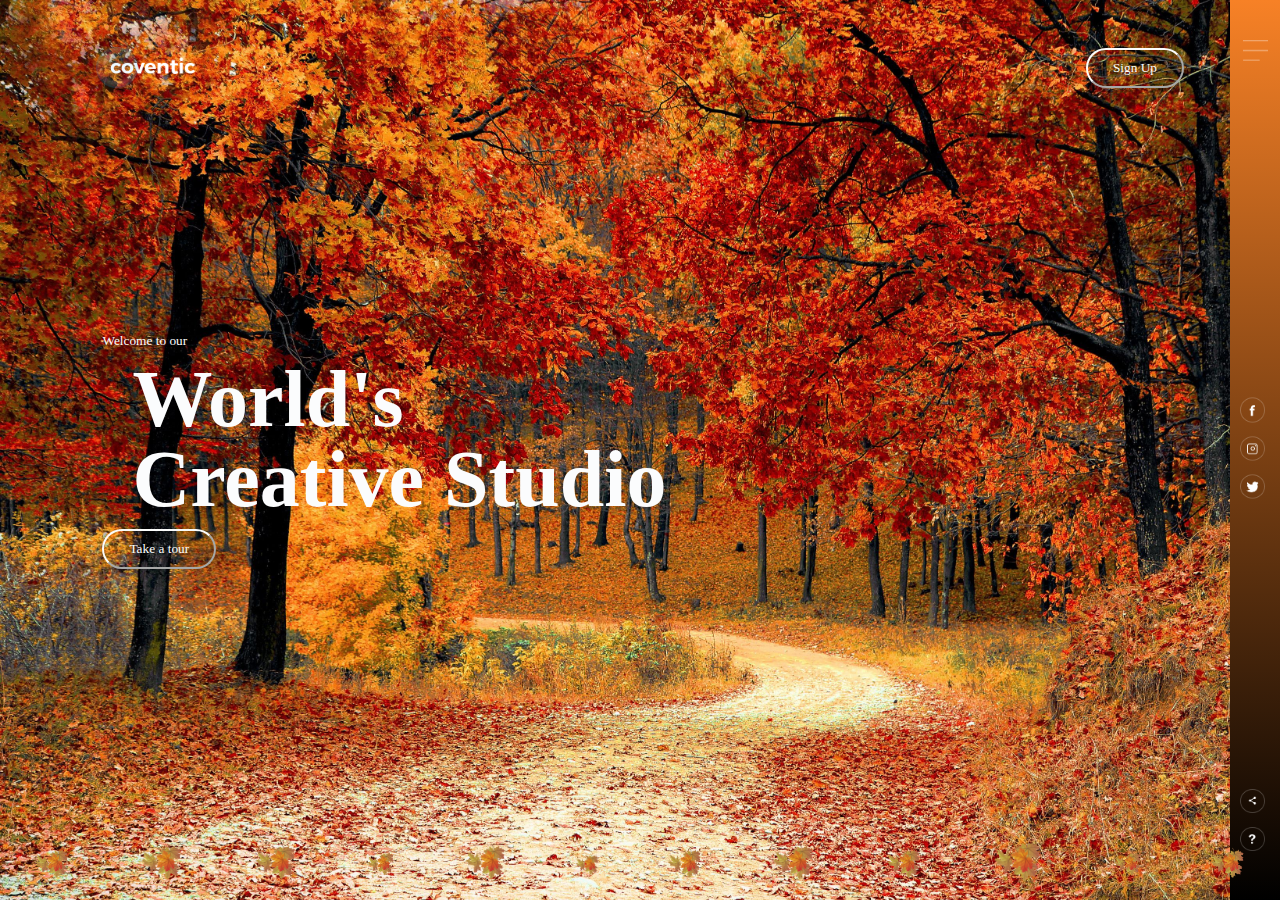
<file: autumn-animated-webpage/index.html>
<!DOCTYPE html>
<html lang="en">

<head>
    <meta charset="UTF-8">
    <meta http-equiv="X-UA-Compatible" content="IE=edge">
    <meta name="viewport" content="width=A, initial-scale=1.0">
    <title>Animated Website</title>
    <link rel="stylesheet" href="animation.css">
</head>

<body>
    <div class="hero">
        <div class="navbar">
            <img src="img/logo.png" class="logo">
            <a href="form.html" > <button type="button>">Sign Up</button> </a>
        </div>
        <div class="content">
            <small>Welcome to our</small>
            <h1>World's<br> Creative Studio</h1>
            <button type="button">Take a tour</button>
        </div>
        <div class="side-bar">
            <img src="img/menu.png" class="menu">


            <div class="social-link">
                <a href="https://www.facebook.com">
                    <img src="img/fb.png">
                </a>

                <a href="https://www.instagram.com">
                    <img src="img/ig.png">
                </a>

                <a href="https://www.twitter.com">
                    <img src="img/tw.png">
                </a>
            </div>


            <div class="useful-link">

                <a href="https://www.share.com">
                    <img src="img/share.png">
                </a>

                <a href="https://www.facebook.com">
                    <img src="img/info.png">
                </a>
            </div>


        </div>
        <div class="bubbles">

            <img src="img/leaf.png">
            <img src="img/leaf.png">
            <img src="img/leaf.png">
            <img src="img/leaf.png">
            <img src="img/leaf.png">
            <img src="img/leaf.png">
            <img src="img/leaf.png">
            <img src="img/leaf.png">
            <img src="img/leaf.png">
            <img src="img/leaf.png">
            <img src="img/leaf.png">
            <img src="img/leaf.png">

        </div>

    </div>
</body>

</html>
</file>
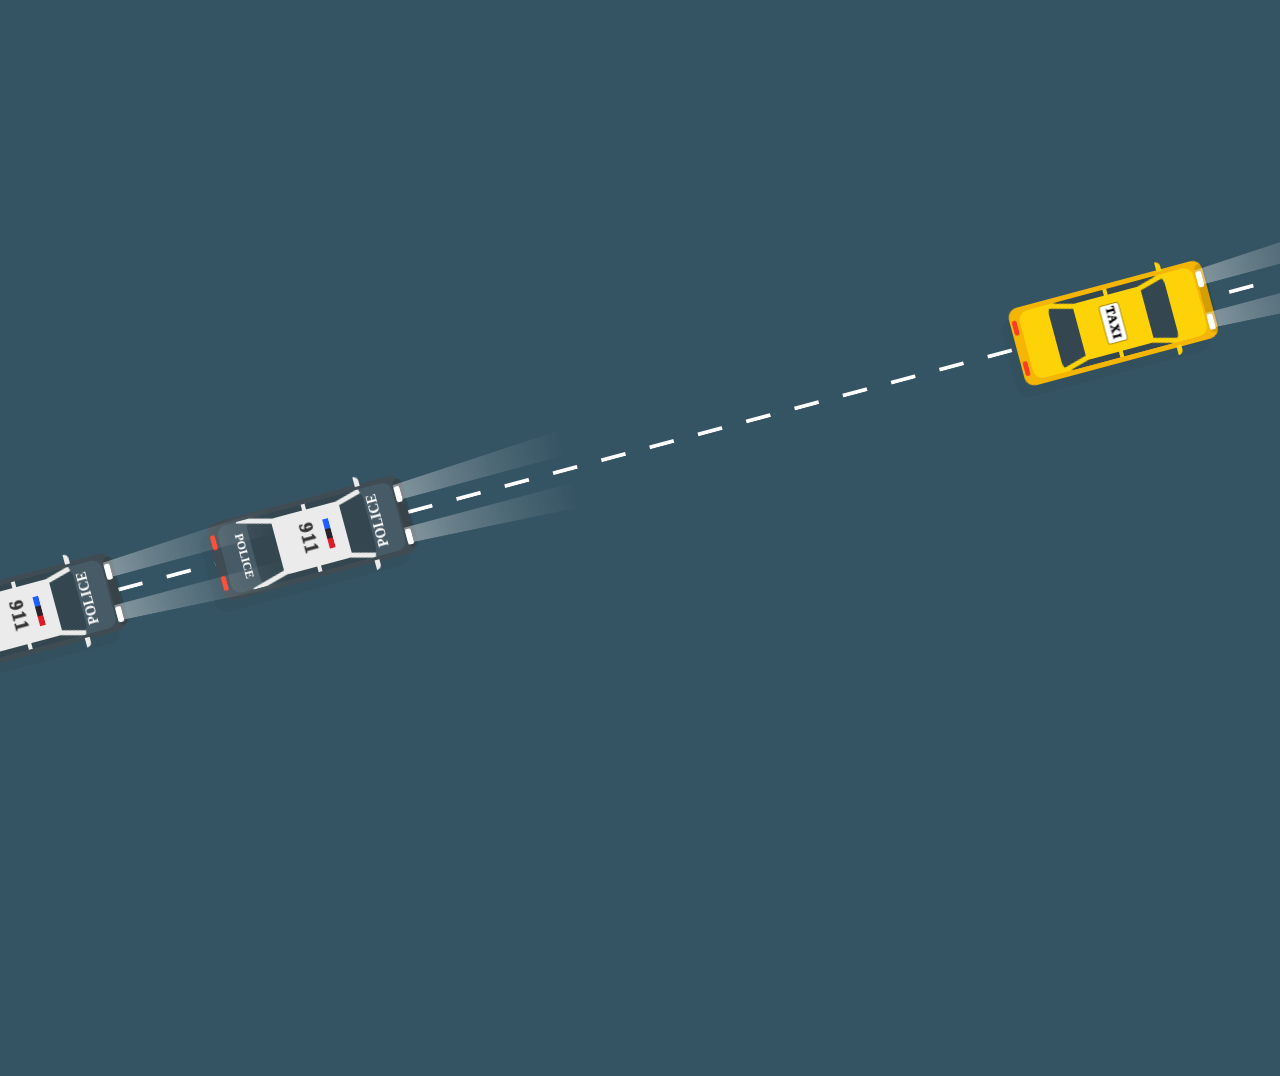
<file: car-race-animated/index.html>
<!DOCTYPE html>
<html lang="en">
<head>
    <meta charset="UTF-8">
    <meta http-equiv="X-UA-Compatible" content="IE=edge">
    <meta name="viewport" content="width=device-width, initial-scale=1.0">
    <title>Police vs Taxi Animation Effects</title>
    <link rel="stylesheet" type="text/css" href="style.css">
</head>
<body>
    <div class="road">
        <div class="police">
            <div class="light_beam"></div>
            <h4>Police</h4>
            <h3>Police</h3>
            <div class="side_mirror"></div>
            <span>
                <b></b>
                <i></i>
            </span>
        </div>
        
        <div class="police">
             <div class="light_beam"></div>
            <h4>Police</h4>
            <h3>Police</h3>
            <div class="side_mirror"></div>
            <span>
                <b></b>
                <i></i>
            </span>
        </div>
        <div class="taxi">
            <div class="light_beam"></div>
            <h4></h4>
            <h3></h3>
            <div class="side_mirror"></div>
            <span>
                <b></b>
                <i></i>
            </span>
        </div>
    </div>
    
</body>
</html>
</file>
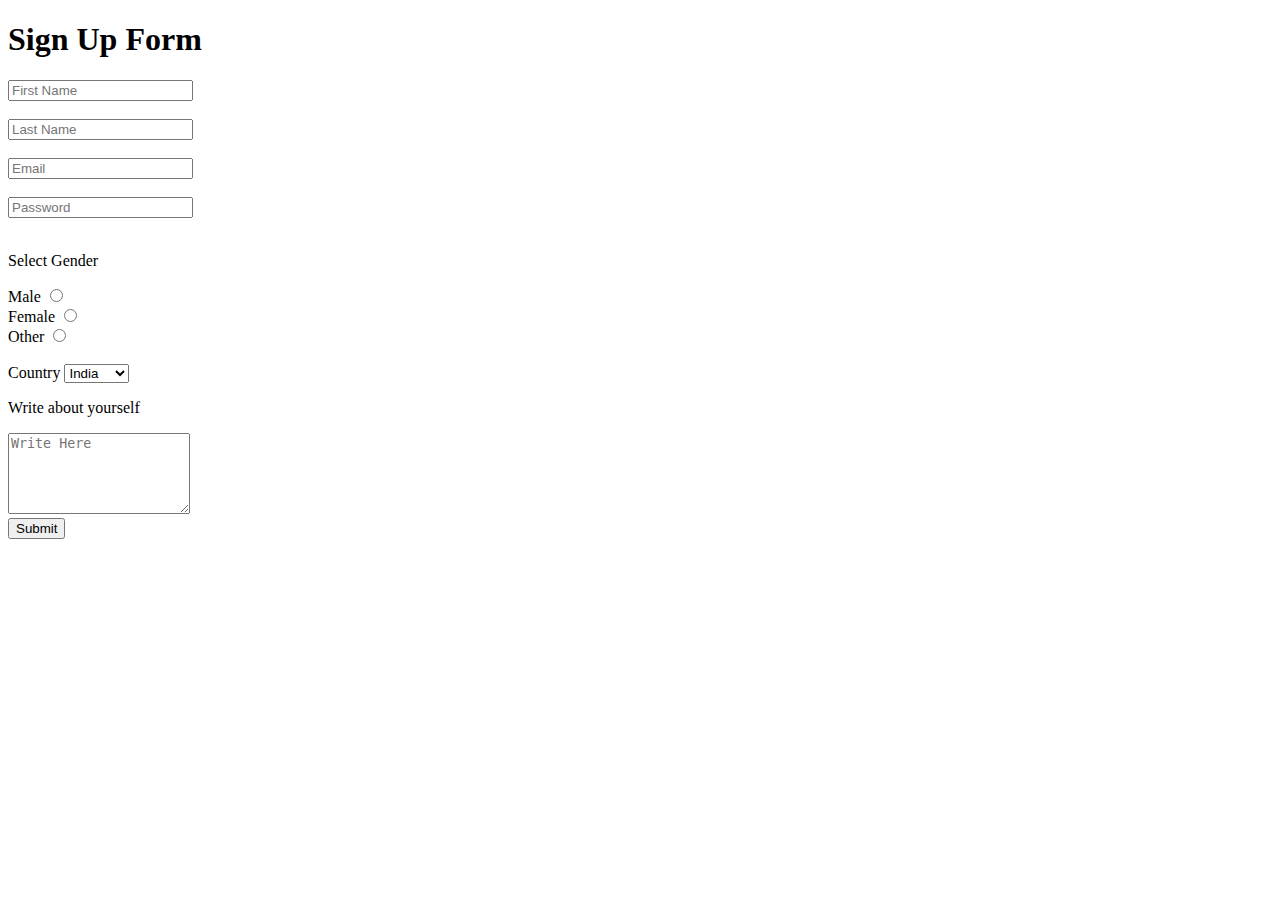
<file: form-practice/index.html>
<!DOCTYPE html>
<html lang="en">

<head>
    <meta charset="UTF-8">
    <meta name="viewport" content="width=device-width, initial-scale=1.0">
    <title>Exercise 3 soln</title>

</head>

<body>
    <h1>Sign Up Form</h1>
    <form>
        <input type="text" placeholder="First Name"> <br><br>
        <input type="text" placeholder="Last Name"> <br><br>
        <input type="email" placeholder="Email"> <br><br>
        <input type="password" placeholder="Password"> <br><br>

        <p>Select Gender</p>

        <label for="gender">Male</label>
        <input type="radio" id="Male" name="gender"> <br>

        <label for="gender">Female</label>
        <input type="radio" id="Female" name="gender"> <br>

        <label for="gender">Other</label>
        <input type="radio" id="Other" name="gender"> <br> <br>

        <label for="Country">Country</label>
        <select id="Country">
            <option value="India">India</option>
            <option value="Nepal">Nepal</option>
            <option value="Bhutan">Bhutan</option>
        </select><br>

        <p>Write about yourself</p>
        <textarea name="" id="" cols="20" rows="5" placeholder="Write Here"></textarea><br>
        <input type="submit" value="Submit">
    </form>
</body>

</html>
</file>
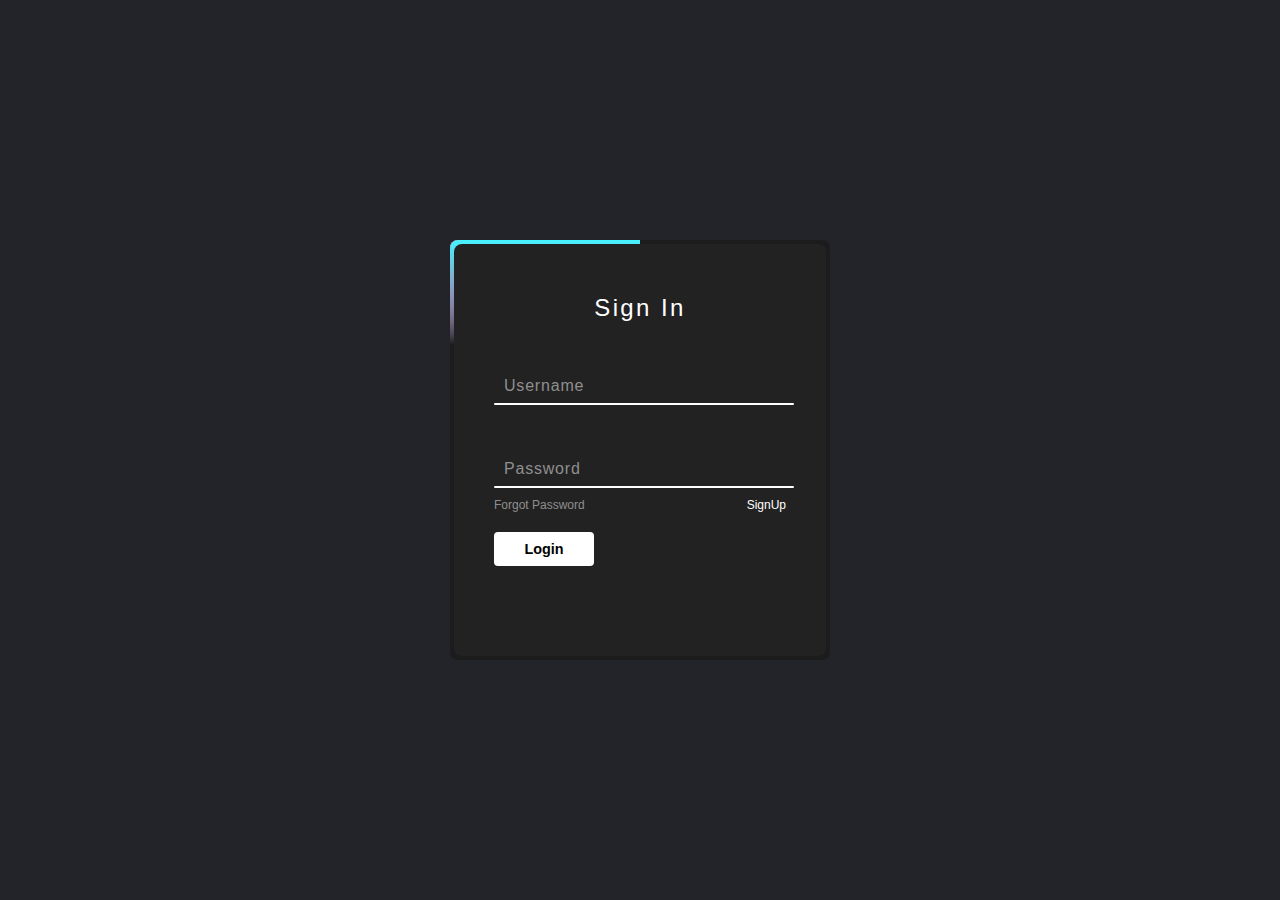
<file: login-form-animated/index.html>
<!DOCTYPE html>
<html lang="en">
<head>
    <meta charset="UTF-8">
    <meta http-equiv="X-UA-Compatible" content="IE=edge">
    <meta name="viewport" content="width=device-width, initial-scale=1.0">
    <title>Animated login form</title>
    <link rel="stylesheet" href="style.css">
</head>
<body>
    <div class="box">
        <span class="borderline"></span>
        <form>
            <h2>Sign In</h2>
            <div class="inputBox">
                <input type="text" required="required">
                <span>Username</span>
                <i></i>
            </div>
            <div class="inputBox">
                <input type="password" required="required">
                <span>Password</span>
                <i></i>
            </div>
            <div class="links">
                <a href="#">Forgot Password</a>
                <a href="#">SignUp</a>
            </div>
            <input type="submit" value="Login">
        </form>
    </div>
    
</body>
</html>
</file>
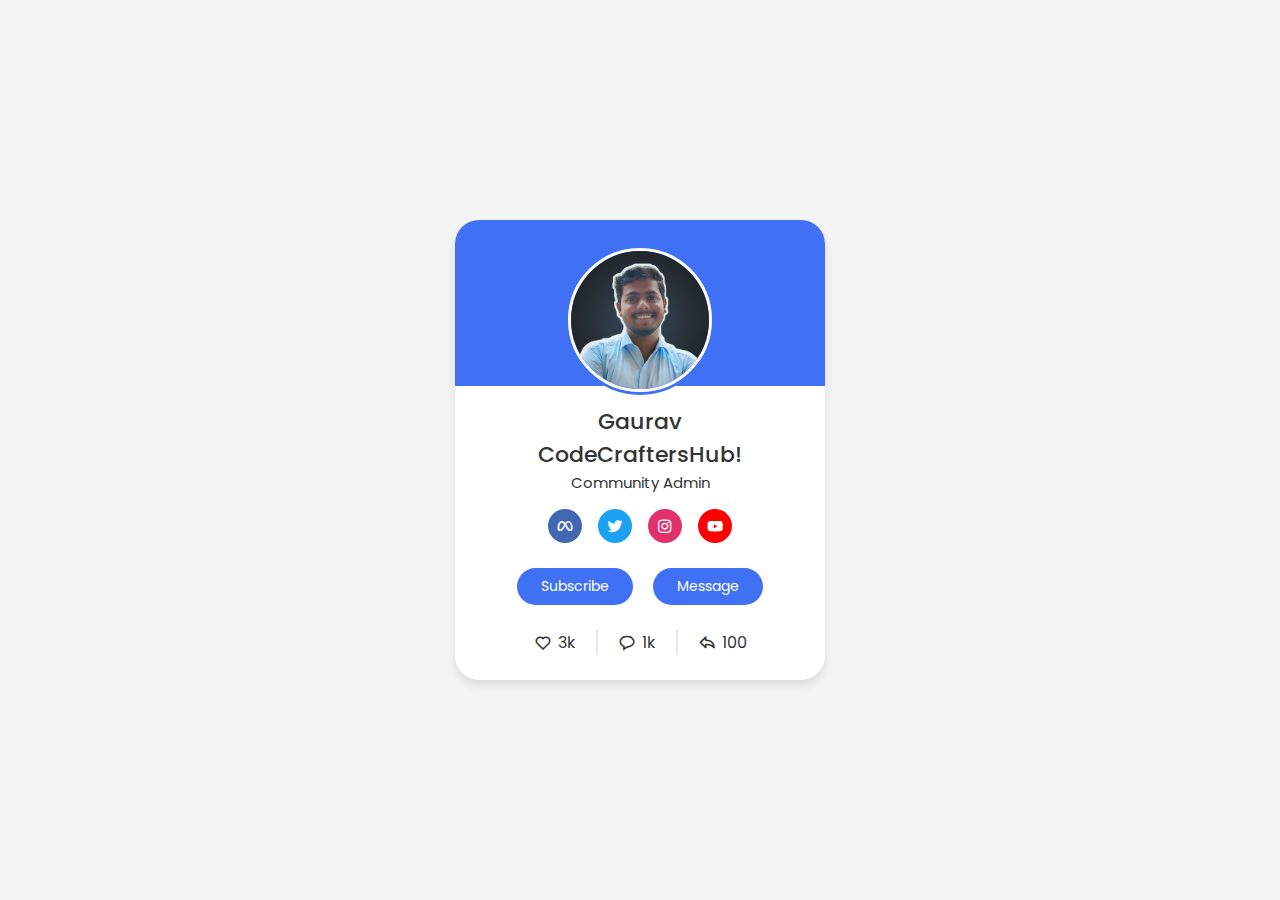
<file: profile-card/index.html>
<!DOCTYPE html>
<html lang="en">

<head>
    <meta charset="UTF-8">
    <meta http-equiv="X-UA-Compatible" content="IE-edge" />
    <meta name="viewport" content="width=device-width, initial-scale=1.0">
    <title><profile-card></profile-card></title>

    <link rel="stylesheet" href="./style/style.css">

    <link href='https://unpkg.com/boxicons@2.1.4/css/boxicons.min.css' rel='stylesheet'>

</head>

<body>
    <div class="profile-card">
        <div class="image">
            <img src="./asset/1A.jpg" class=profile-picture alt="">
        </div>
        <div class="text-data">
            <span class="name">Gaurav</span>
            <span class="name">CodeCraftersHub!</span>
            <span class="job">Community Admin</span>
        </div>

        <div class="media-button">
            <a href="#" style="background: #4267b2;" class="link">
                <i class='bx bxl-meta'></i>
            </a>
            <a href="#" style="background: #1da1f2;" class="link">
                <i class='bx bxl-twitter'></i>
            </a>
            <a href="#" style="background: #e1306c;" class="link">
                <i class='bx bxl-instagram'></i>
            </a>
            <a href="#" style="background: #ff0000;" class="link">
                <i class='bx bxl-youtube'></i>
            </a>
        </div>

        <div class="buttons">
            <button class="button">Subscribe</button>
            <button class="button">Message</button>
        </div>

        <div class="analytics">
            <div class="data">
                <i class='bx bx-heart' ></i>
                <span class="number">3k</span>
            </div>
            <div class="data">
                <i class='bx bx-message-rounded' ></i>
                <span class="number">1k</span>
            </div>
            <div class="data">
                <i class='bx bx-share' ></i>
                <span class="number">100</span>
            </div>
        </div>
    </div>
</body>

</html>
</file>
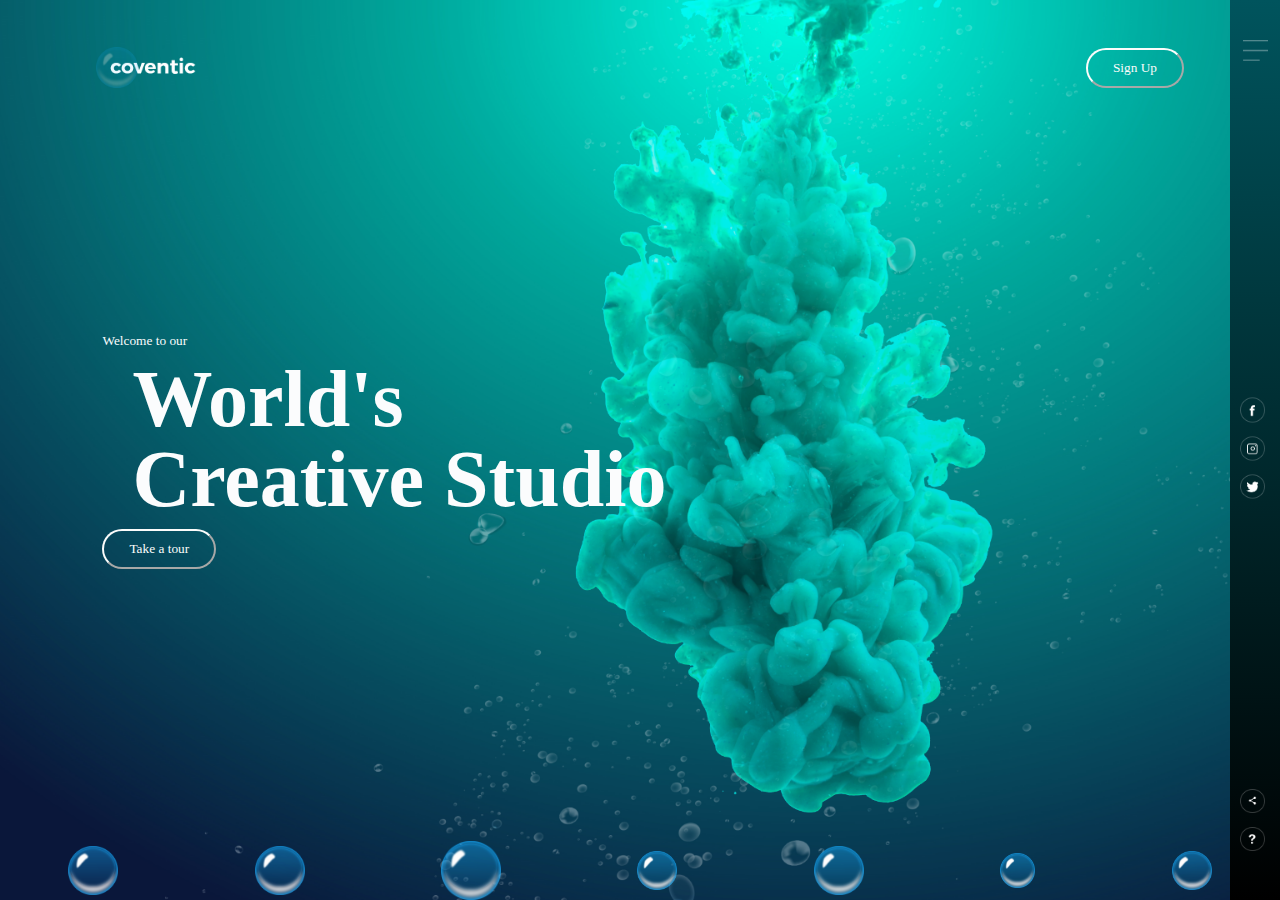
<file: studio-webpage-animated/index.html>
<!DOCTYPE html>
<html lang="en">

<head>
    <meta charset="UTF-8">
    <meta http-equiv="X-UA-Compatible" content="IE=edge">
    <meta name="viewport" content="width=A, initial-scale=1.0">
    <title>Animated Website</title>
    <link rel="stylesheet" href="animation.css">
 </head>

<body>
    <div class="hero">
        <div class="navbar">
            <img src="img/logo.png" class="logo">
            <button type="button>">Sign Up</button>
        </div>
        <div class="content">
            <small>Welcome to our</small>
            <h1>World's<br> Creative Studio</h1>
            <button type="button">Take a tour</button>
        </div>
        <div class="side-bar">
            <img src="img/menu.png" class="menu">


            <div class="social-link">
                <img src="img/fb.png">
                <img src="img/ig.png">
                <img src="img/tw.png">
            </div>


            <div class="useful-link">
                <img src="img/share.png">
                <img src="img/info.png">
            </div>


        </div>
        <div class="bubbles">
            <img src="img/bubble.png">
            <img src="img/bubble.png">
            <img src="img/bubble.png">
            <img src="img/bubble.png">
            <img src="img/bubble.png">
            <img src="img/bubble.png">
            <img src="img/bubble.png">
        </div>

    </div>
</body>

</html>
</file>
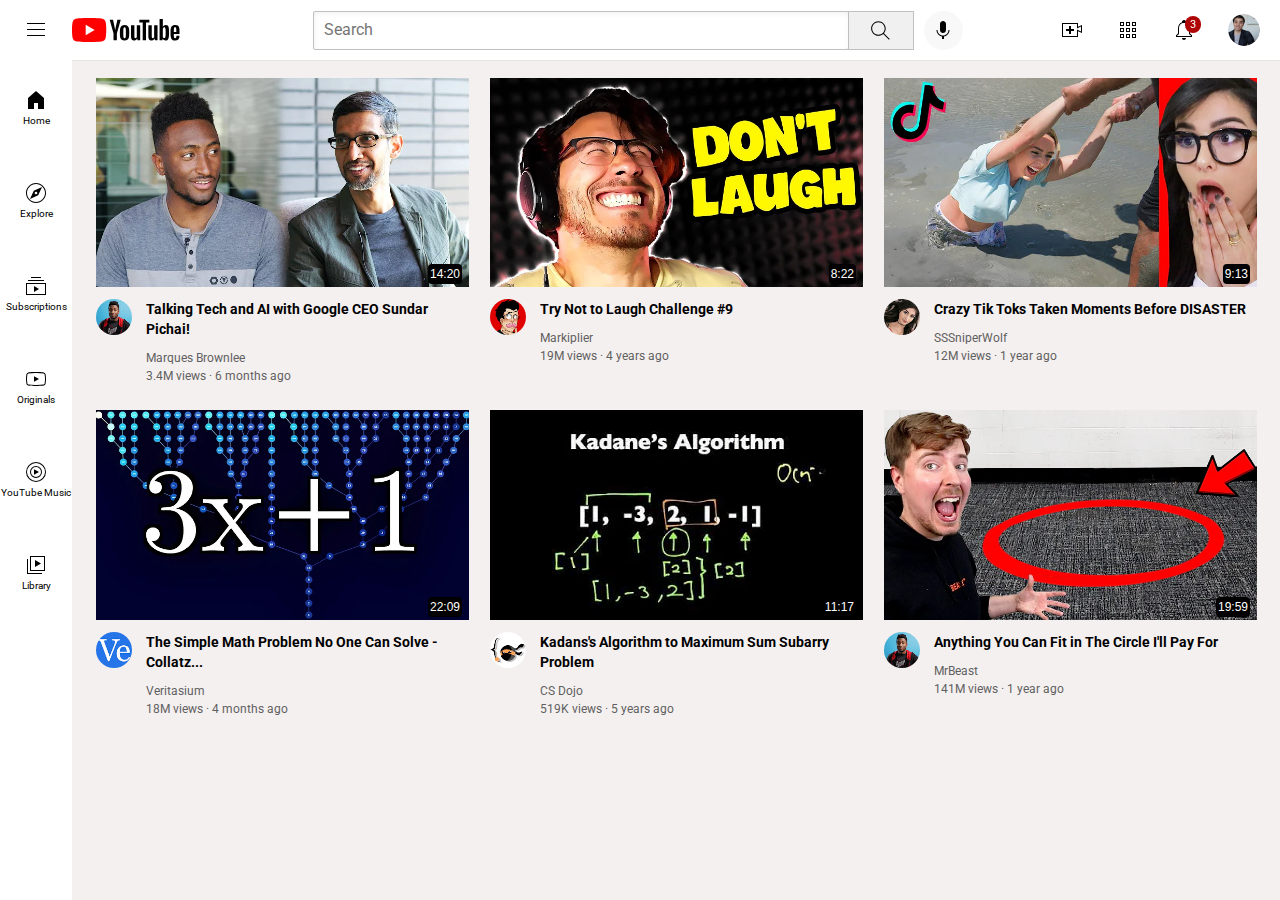
<file: youtube-clone-html-css/index.html>
<!DOCTYPE html>
<html lang="en">

<head>
  <meta charset="UTF-8">
  <meta http-equiv="X-UA-Compatible" content="IE=edge">
  <meta name="viewport" content="width=device-width, initial-scale=1.0">

  <title>YouTube.com Clone</title>

  <link rel="preconnect" href="https://fonts.googleapis.com">
  <link rel="preconnect" href="https://fonts.gstatic.com" crossorigin>
  <link rel="stylesheet" href="https://fonts.googleapis.com/css2?family=Roboto:wght@400;500;700&display=swap">

  <link rel="stylesheet" href="styles/style.css">
  <link rel="stylesheet" href="styles/header.css">
  <link rel="stylesheet" href="styles/sidebar.css">

</head>

<body>

  <!-- Header -->
  <header class="header">

    <div class="left-section">
      <img class="hamburger-menu" src="icons/hamburger-menu.svg">
      <img class="youtube-logo" src="icons/youtube-logo.svg">
    </div>

    <div class="middle-section"><input class="search-bar" type="text" placeholder="Search">

      <button class="search-button">
        <img class="search-icon" src="icons/search.svg">
        <div class="tooltip">Search</div>
      </button>

      <button class="voice-search-button">
        <img class="voice-search-icon" src="icons/voice-search-icon.svg">
        <div class="tooltip">Search With Your Voice</div>
      </button>
    </div>

    <div class="right-section">

      <div class="uplode-icon-container">
        <img class="upload-icon" src="icons/upload.svg">
        <div class="tooltip">Create</div>
      </div>

      <div class="youtube-apps-icon-container">
        <img class="youtube-apps-icon" src="icons/youtube-apps.svg">
        <div class="tooltip">Apps</div>
      </div>

      <div class="notifications-icon-container">
        <img class="notification-icon" src="icons/notifications.svg">
        <div class="notifications-count">3</div>
        <div class="tooltip">Notification</div>
      </div>

      <img class="current-user-picture" src="logo/my-channel.jpeg">

    </div>

  </header>

  <!-- sidebar -->
  <nav class="sidebar">

    <div class="sidebar-link">
      <img src="icons/home.svg">
      <div>Home</div>
    </div>

    <div class="sidebar-link">
      <img src="icons/explore.svg">
      <div>Explore</div>
    </div>

    <div class="sidebar-link">
      <img src="icons/subscriptions.svg">
      <div>Subscriptions</div>
    </div>

    <div class="sidebar-link">
      <img src="icons/originals.svg">
      <div>Originals</div>
    </div>

    <div class="sidebar-link">
      <img src="icons/youtube-music.svg">
      <div>YouTube Music</div>
    </div>

    <div class="sidebar-link">
      <img src="icons/library.svg">
      <div>Library</div>
    </div>

  </nav>

  <!-- Video Grid -->
  <main>
    <div class="video-grid">
      <!-- Break 1-->

      <div class="video-preview">
        <div class="thumbnail-row">
          <a href="https://youtu.be/n2RNcPRtAiY"><img class="thumbnail" src="thumbnail/thumbnail-1.webp">
          </a>
          <div class="video-time">14:20</div>
        </div>
        <div class="video-info-grid">
          <div class="video-logo">
            <img class="profile-picture" src="logo/channel-1.jpeg">
          </div>
          <div class="video-info">
            <a href="https://youtu.be/n2RNcPRtAiY" class="link">
              <p class="video-title">
                Talking Tech and AI with Google CEO Sundar Pichai!
              </p>
            </a>
            <p class="video-author">
              Marques Brownlee
            </p>
            <p class="video-stats">
              3.4M views &#183; 6 months ago
            </p>
          </div>
        </div>
      </div>

      <!-- Break 2-->

      <div class="video-preview">
        <div class="thumbnail-row">

          <a href="https://youtu.be/mP0RAo9SKZk"><img class="thumbnail" src="thumbnail/thumbnail-2.webp">
          </a>
          <div class="video-time">8:22</div>
        </div>
        <div class="video-info-grid">
          <div class="video-logo">
            <img class="profile-picture" src="logo/channel-2.jpeg">
          </div>
          <div class="video-info">
            <a href="https://youtu.be/mP0RAo9SKZk" class="link">
              <p class="video-title">
                Try Not to Laugh Challenge #9
              </p>
            </a>
            <p class="video-author">
              Markiplier
            </p>
            <p class="video-stats">
              19M views &#183; 4 years ago
            </p>
          </div>
        </div>
      </div>

      <!-- Break 3-->

      <div class="video-preview">
        <div class="thumbnail-row">
          <a href="https://youtu.be/FgjPQQeTh1w"><img class="thumbnail" src="thumbnail/thumbnail-3.webp"></a>
          <div class="video-time">9:13</div>
        </div>
        <div class="video-info-grid">
          <div class="video-logo">
            <img class="profile-picture" src="logo/channel-3.jpeg">
          </div>
          <div class="video-info">
            <a href="https://youtu.be/FgjPQQeTh1w" class="link">
              <p class="video-title">
                Crazy Tik Toks Taken Moments Before DISASTER
              </p>
            </a>
            <p class="video-author">
              SSSniperWolf
            </p>
            <p class="video-stats">
              12M views &#183; 1 year ago
            </p>
          </div>
        </div>
      </div>

      <!-- Break 4-->

      <div class="video-preview">
        <div class="thumbnail-row">
          <a href="https://youtu.be/094y1Z2wpJg"><img class="thumbnail" src="thumbnail/thumbnail-4.webp">
          </a>
          <div class="video-time">22:09</div>
        </div>
        <div class="video-info-grid">
          <div class="video-logo">
            <img class="profile-picture" src="logo/channel-4.jpeg">
          </div>
          <div class="video-info">
            <a href="https://youtu.be/094y1Z2wpJg" class="link">
              <p class="video-title">
                The Simple Math Problem No One Can Solve -Collatz...
              </p>
            </a>
            <p class="video-author">
              Veritasium
            </p>
            <p class="video-stats">
              18M views &#183; 4 months ago
            </p>
          </div>
        </div>
      </div>

      <!-- Break 5-->

      <div class="video-preview">
        <div class="thumbnail-row">
          <a href="https://youtu.be/86CQq3pKSUw"><img class="thumbnail" src="thumbnail/thumbnail-5.webp">
          </a>
          <div class="video-time">11:17</div>
        </div>
        <div class="video-info-grid">
          <div class="video-logo">
            <img class="profile-picture" src="logo/channel-5.jpeg">
          </div>
          <div class="video-info">
            <a href="https://youtu.be/86CQq3pKSUw" class="link">
              <p class="video-title">
                Kadans's Algorithm to Maximum Sum Subarry Problem
              </p>
            </a>
            <p class="video-author">
              CS Dojo
            </p>
            <p class="video-stats">
              519K views &#183; 5 years ago
            </p>
          </div>
        </div>
      </div>

      <!-- Break 6-->

      <div class="video-preview">
        <div class="thumbnail-row">
          <a href="https://youtu.be/yXWw0_UfSFg"><img class="thumbnail" src="thumbnail/thumbnail-6.webp">
          </a>
          <div class="video-time">19:59</div>
        </div>
        <div class="video-info-grid">
          <div class="video-logo">
            <img class="profile-picture" src="logo/channel-1.jpeg">
          </div>
          <div class="video-info">
            <a href="https://youtu.be/yXWw0_UfSFg" class="link">
              <p class="video-title">
                Anything You Can Fit in The Circle I'll Pay For
              </p>
            </a>
            <p class="video-author">
              MrBeast
            </p>
            <p class="video-stats">
              141M views &#183; 1 year ago
            </p>
          </div>
        </div>
      </div>

    </div>
  </main>

</body>

</html>
</file>
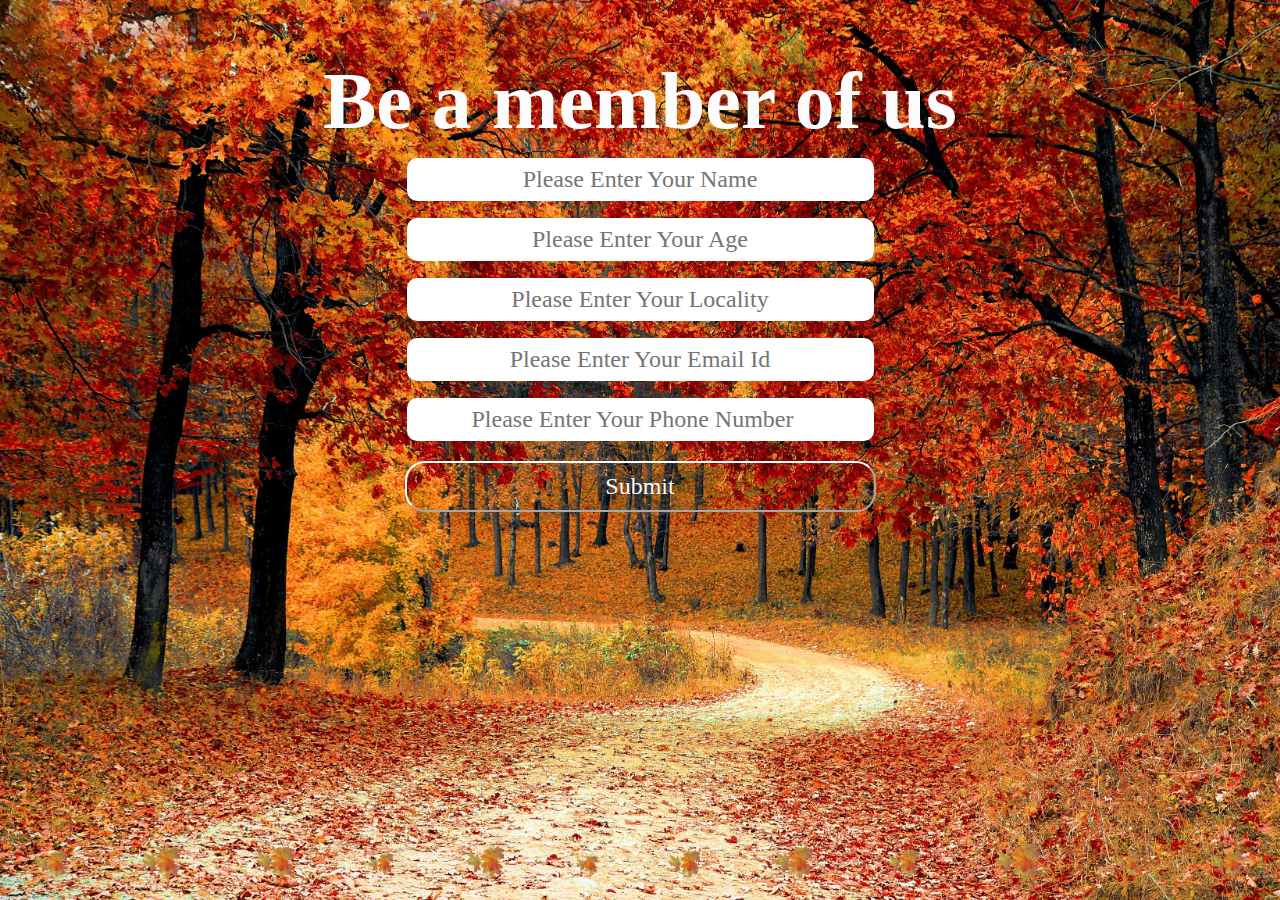
<file: autumn-animated-webpage/form.html>
<!DOCTYPE html>
<html lang="en">

<head>
    <meta charset="UTF-8">
    <meta http-equiv="X-UA-Compatible" content="IE=edge">
    <meta name="viewport" content="width=device-width, initial-scale=1.0">
    <title>SignUp</title>
    <link rel="stylesheet" href="animation.css">
</head>

<body>
    
    <div class="gaurav">
        <div class="container">
            
            <h1>Be a member of us</h1>
            <form action="no action.php">
                <div class="form-group">
                    <input type="text" name="" Placeholder="Please Enter Your Name">
                </div>

                <div class="form-group">
                    <input type="text" name="" Placeholder="Please Enter Your Age">
                </div>
                
                
                
                <div class="form-group">
                    <input type="text" name="" Placeholder="Please Enter Your Locality">
                </div>
                
                
                <div class="form-group">
                    <input type="email" name="" Placeholder="Please Enter Your Email Id">
                </div>
                
                
                <div class="form-group">
                    <input type="number" name="" Placeholder="Please Enter Your Phone Number">
                </div>
                
                <!-- <div class="sagar">
                    Gender: Male<input type="radio" name="mygender" checked>
                    Female<input type="radio" name="mygender">
                </div> -->
                
                <button class="btn">Submit</button>
            </form>
        </div>
    </div>




    <div class="bubbles">
    
        <img src="img/leaf.png">
        <img src="img/leaf.png">
        <img src="img/leaf.png">
        <img src="img/leaf.png">
        <img src="img/leaf.png">
        <img src="img/leaf.png">
        <img src="img/leaf.png">
        <img src="img/leaf.png">
        <img src="img/leaf.png">
        <img src="img/leaf.png">
        <img src="img/leaf.png">
        <img src="img/leaf.png">
    
    </div>
</body>

</html>
</file>
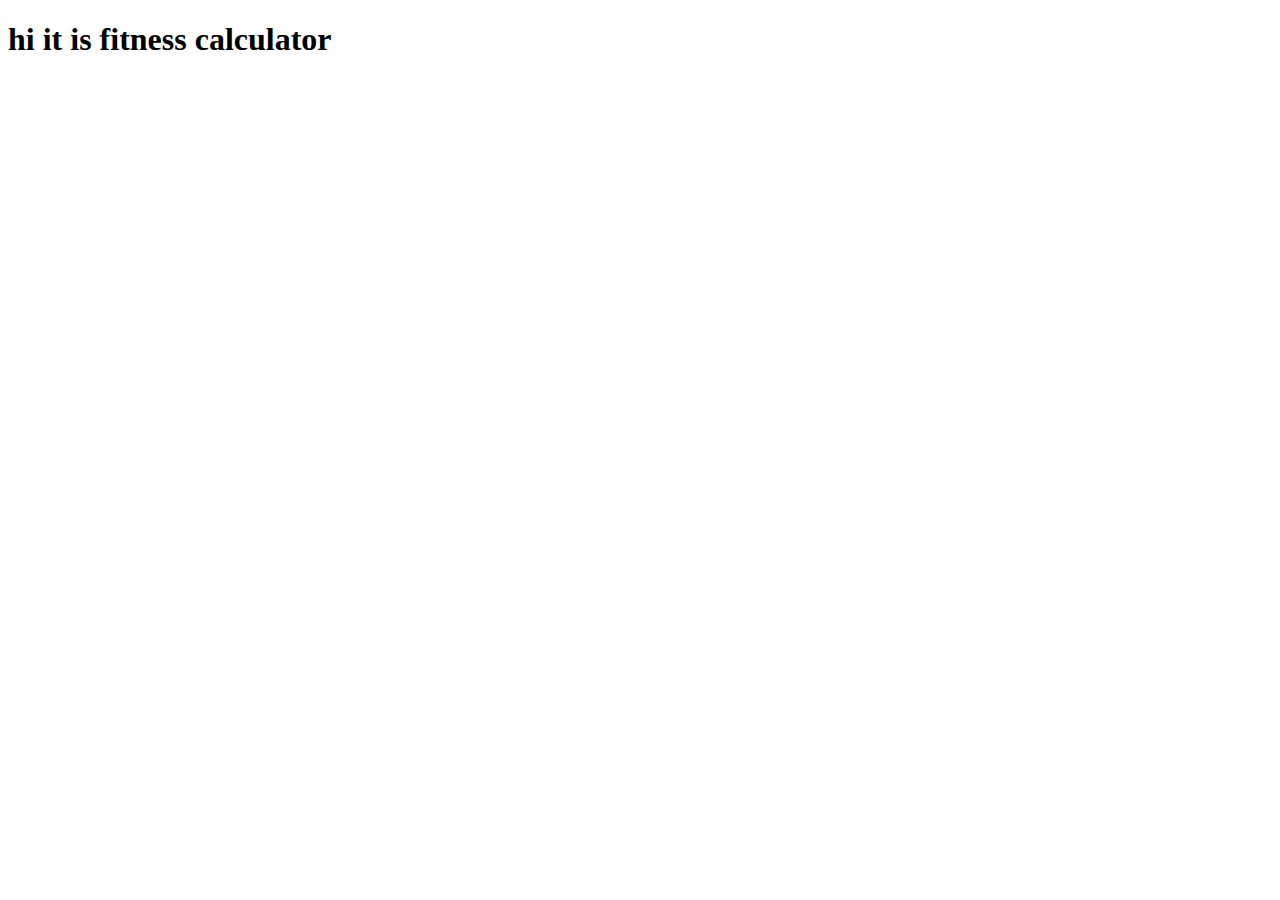
<file: gym-contact-form/Fitness calculator.html>
<!DOCTYPE html>
<html lang="en">
<head>
    <meta charset="UTF-8">
    <meta http-equiv="X-UA-Compatible" content="IE=edge">
    <meta name="viewport" content="width=device-width, initial-scale=1.0">
    <title>Fitness Calculator</title>
</head>
<body>
    <h1> hi it is fitness calculator</h1>
</body>
</html>
</file>
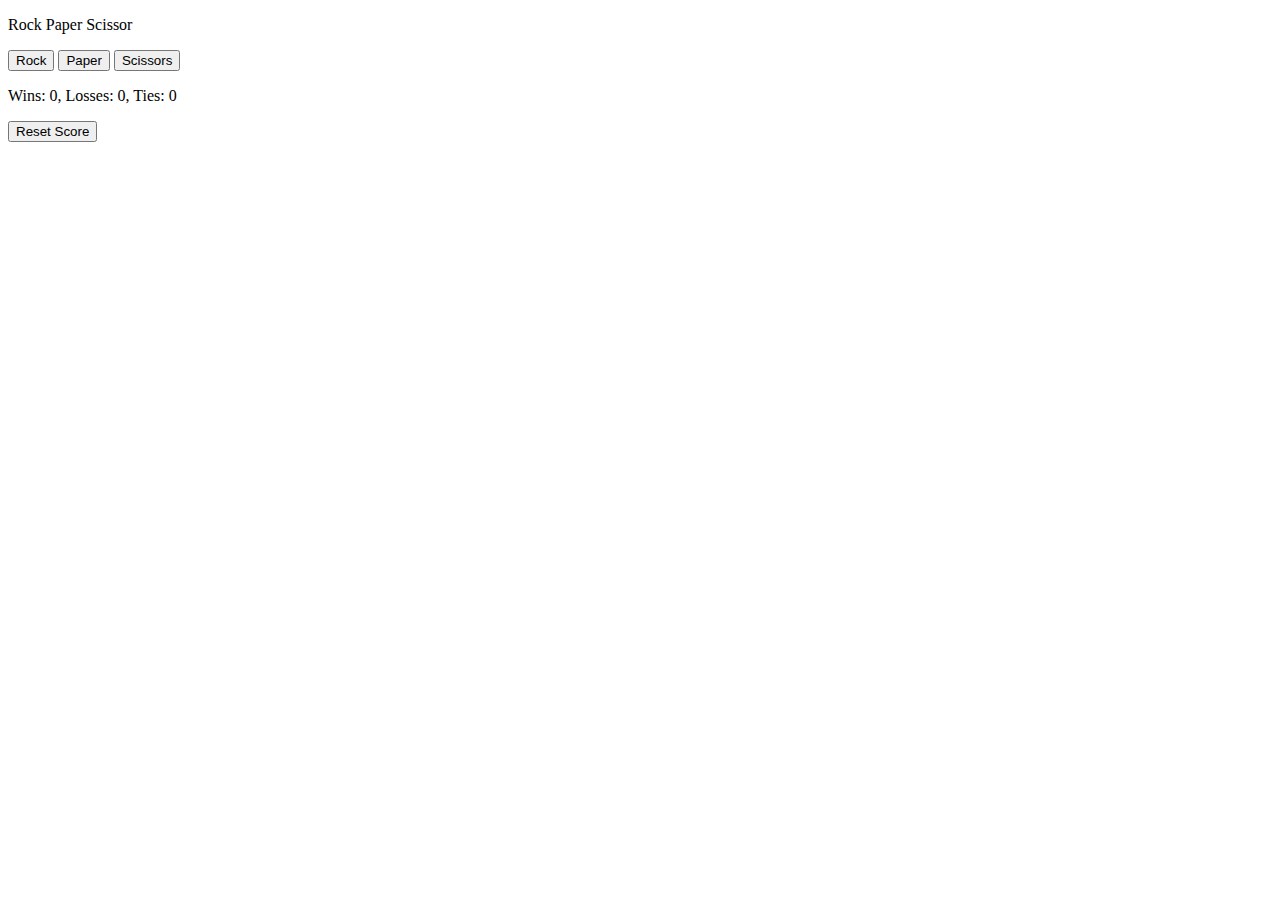
<file: rock-paper-scissor-game/index .html>
<!DOCTYPE html>
<html lang="en">

<head>
  <meta charset="UTF-8">
  <meta name="viewport" content="width=device-width, initial-scale=1.0">
  <title>Rock_Paper_Scissor</title>
</head>

<body>

  <p>Rock Paper Scissor</p>

  <button onclick="
    playGame('Rock');
  ">Rock</button>

  <button onclick="
    playGame('Paper');
  ">Paper</button>

  <button onclick="
    playGame('Scissor');
  ">Scissors</button>

  <p class="js-result"></p>
  <p class="js-moves"></p>
  <p class="js-score"></p>

  <button onclick="
    score.win = 0;
    score.lose = 0;
    score.tie = 0;
    localStorage.removeItem('score');
    updateScoreElement();
  ">Reset Score</button>

  <script src="rps.js"></script>

</body>

</html>
</file>
<file: autumn-animated-webpage/animation.css>
*{
    margin: 0;
    padding: 0;
    font-family: 'Baloo Bhai', cursive;
}
.hero{
    width: 100%;
    height: 100vh;
    background-image: url(img/road-1072821.jpg);
    background-size: cover;
}

/* form css starts */


.gaurav{
    width: 100%;
    height: 100vh;
    background-image: url(img/road-1072821.jpg);
    background-size: cover;
    
}

.container {
    border: 0px solid rgb(245, 238, 238);
    padding: 22px;
    padding-top: 4%;
    width: 808px;
    height: 500px;
    /* border: none; */
    margin: auto;
    position:relative;
    z-index: 2;
}

    

.container h1{
    text-align: center;
    color: #fbfcfb;
    font-family: 'Baloo Bhai', cursive;
}


.form-group input{
    font-family: 'Baloo Bhai', cursive;
    text-align: center;
    display: block;
    width: 451px;
    padding:  8px;
    margin: 17px auto;
    border: rgb(200, 18, 18);
    border-radius: 10px;
    font-size: 24px;
}



.container button{
    font-family: 'Baloo Bhai', cursive;
    font-size: 24px;
    display: block;
    width: 471px;
    margin: 20px auto;
}


/* form css ends */



.logo{
    width: 100px;
    cursor: pointer;
}
.navbar{
    width: 85%;
    height: 15%;
    display: flex;
    margin: auto;
    align-items: center;
    justify-content: space-between;
}
button{
    color: #fbfcfb;
    padding: 10px 25px;
    background: transparent;
    border-radius: 20px;
    outline: none;
    cursor: pointer;
    border-color: #fbfcfb;
}

.content{
    color: #fbfcfd;
    position: absolute;
    top: 50%;
    left: 8%;
    transform: translateY(-50%);
    z-index: 2;
}
h1{
    font-size: 80px;
    margin: 10px 30px;
    line-height: 80px;
}
.side-bar{
    width: 50px;
    height: 100vh;;
    background: linear-gradient(#f78126, #000);
    position: absolute;
    right: 0;
    top: 0;
}
.menu{
    display: block;
    width: 25px;
    margin: 40px auto 0;
    cursor: pointer;

}
.social-link img, .useful-link img{
    width: 25px;
    margin: 5px auto;
    cursor: pointer;
}
.social-link{
    width: 25px;
    text-align: center;
    position: absolute;
    top: 50%;
    transform: translateY(-50%);
    padding: 20%;
}
.useful-link{
    width: 25px;
    text-align: center;
    position: absolute;
    bottom: 30px;
    padding: 20%;
}
.bubbles img{
    width: 60px;
    animation: bubble 8s linear infinite;

}
.bubbles{
    width: 100%;
    display: flex;
    align-items: center;
    justify-content: space-around;
    position: absolute;
    bottom: 0vh;
}
@keyframes bubble{
    0%{
        transform: translateY(-100vh);
        opacity: 1;
    }
    50%{
       
        opacity: 1;
    }
    70%{
       
        opacity: 1;
    }
    100%{
        transform: translateY(0vh);
        opacity: 0;
    }
   

}
.bubbles img:nth-child(1){
    animation-delay: 2s;
    width: 50px;
}
.bubbles img:nth-child(2){
    animation-delay: 1s;
}
.bubbles img:nth-child(3){
    animation-delay: 4.5s;
    width: 60px;
}
.bubbles img:nth-child(4){
    animation-delay: 2.8s;
    width: 40px;
}
.bubbles img:nth-child(5){
    animation-delay: 6.3s;
}
.bubbles img:nth-child(6){
    animation-delay: 3.4s;
    width: 35px;
}
.bubbles img:nth-child(7){
    animation-delay: 2s;
    width: 50px;
}
.bubbles img:nth-child(8){
    animation-delay: 5s;
    width: 60px;
}
.bubbles img:nth-child(9){
    animation-delay: 3s;
    width: 50px;
}
.bubbles img:nth-child(10){
    animation-delay: 6s;
    width: 70px;
}
.bubbles img:nth-child(11){
    animation-delay: 3s;
    width: 40px;
}
.bubbles img:nth-child(12){
    animation-delay: 1s;
    width: 50px;
}
</file>
<file: car-race-animated/style.css>
*
{
    margin: 0;
    padding: 0;
    box-sizing: 0;
    font-family: consolas;

}
body
{
    display: flex;
    justify-content: center;
    align-content: center;
    min-height: 100vh;
    background: #355463;
    overflow: hidden;

}
.road
{
    position: relative;
    width: 100vw;
    display: flex;
    justify-content: center;
    align-items: center;
    transform-style: preserve-3d;
    transform: rotate(-15deg);

}
.road::before
{
    content: '';
    position: absolute;
    width: 100%;
    height: 4px;
    background: linear-gradient(90deg,#fff,#fff 50%,
    transparent 50%,transparent 100%);
    background-size: 50px;
    animation: animate_road 0.125s linear infinite;
}
@keyframes animate_road
{
    0%
    {
        background-position: 50px 0;
    }
    100%
    {
        background-position: 0px 0;
    }
}
.police
{
    position: absolute;
    left: -100px;
    width: 200px;
    height: 80px;
    background: #3f4c54;
    border-radius: 10px;
    box-shadow: -10px 10px rgba(0,0,0,0.05);
    transform-style: preserve-3d;
    perspective: 800px;
    z-index: 10;
    animation: animate_police_car 5s linear infinite;
}

.police:nth-child(2)
{
    left: 200px;
    animation-delay: -2.5s;

}
@keyframes animate_police_car
{
    0%{
        transform: translateX(20px) translateY(-50px);
    }
    25%{
        transform: translateX(-10px) translateY(0px);
    }
    50%{
        transform: translateX(20px) translateY(50px);
    }
    75%{
        transform: translateX(-10px) translateY(0px);
    }

    100%{
        transform: translateX(20px) translateY(-50px);
    }
}

.police::before
{
    content: '';
    position: absolute;
    top: 12px;
    left: 2px;
    width: 5px;
    height: 15px;
    border-radius: 2px;
    background: #fc3c25;
    box-shadow: 0 42px #fc3c25;
}
.police::after
{
    content: '';
    position: absolute;
    top: 12px;
    right: 2px;
    width: 6px;
    height: 16px;
    border-radius: 2px;
    background: #fff;
    box-shadow: 0 44px #fff;
}
.police span
{
    position: absolute;
    inset: 5px 10px;
    background: #475b66;
    border-radius: 10px;
    overflow: hidden;
}
.police span::before
{
    content: '911';
    position: absolute;
    top: 50%;
    left: 48%;
    transform: translate(-50%, -50%) rotate(90deg);
    color: #333;
    font-size: 1.15em;
    font-weight: 1000;
    letter-spacing: 0.1em;
    z-index: 10;
}
.police span::after
{
    content: '';
    position: absolute;
    top: 50%;
    left: 60%;
    transform: translate(-50%, -50%);
    z-index: 100;
    width: 6px;
    height: 10px;
    background: #29232b;
    box-shadow: 0 -10px #1f5fff, 0 10px #df1b25;

}
.police span b
{
    position: absolute;
    inset: 0 30px;
    background: #344650;
    border-radius: 10px;
}
.police span b::before
{
    content: '';
    position: absolute;
    inset: 6px 25px;
    background: #ebebeb;
    border-radius: 5px;
}
.police span b::after
{
    content: '';
    position: absolute;
    inset: 0 58px;
    background: #ebebeb;

}
.police span i
{
    position: absolute;
    inset: 0;
}
.police span i::before
{
    content: '';
    position: absolute;
    top: 7px;
    left: 20px;
    width: 40px;
    height: 5px;
    background: #ebebeb;
    transform-origin: right;
    transform: rotate(15deg);
    box-shadow: 100px 34px #ebebeb;
}
.police span i::after
{
    content: '';
    position: absolute;
    bottom: 7px;
    left: 20px;
    width: 40px;
    height: 5px;
    background: #ebebeb;
    transform-origin: right;
    transform: rotate(-15deg);
    box-shadow: 100px -34px #ebebeb;
}
.light_beam
{
    position: absolute;
    top: 5px;
    right: -2px;
    width: 10px;
    height: 70px;
    background: #0002;
    border-radius: 15px;
    transform-style: preserve-3d;
}
.light_beam::before
{
    content: '';
    position: absolute;
    top: 5px;
    left: 0;
    width: 150px;
    height: 16px;
    background: linear-gradient(90deg, #fff6, transparent);
    transform-origin: left;
    transform: perspective(500px) rotateY(-50deg);
    
}
.light_beam::after
{
    content: '';
    position: absolute;
    bottom: 5px;
    left: 0;
    width: 150px;
    height: 16px;
    background: linear-gradient(90deg, #fff6, transparent);
    transform-origin: left;
    transform: perspective(500px) rotateY(-50deg);
}
.police h4
{
    position: absolute;
    top: 50%;
    left: 0;
    color: #fff;
    text-transform: uppercase;
    z-index: 10;
    transform: translateY(-50%) rotate(90deg) scale(0.75);
}
.police h3
{
    position: absolute;
    top: 50%;
    right: -2%;
    color: #fff;
    text-transform: uppercase;
    z-index: 10;
    transform: translateY(-50%) rotate(270deg) scale(0.75);
}

.police .side_mirror
{
    position: absolute;
    inset: 0;
}
.police .side_mirror::before
{
    content: '';
    position: absolute;
    top: -8px;
    right: 40px;
    width: 5px;
    height: 10px;
    background: #ebebeb;
    border-top-right-radius: 10px;
    
}
.police .side_mirror::after
{
    content: '';
    position: absolute;
    bottom: -8px;
    right: 40px;
    width: 5px;
    height: 10px;
    background: #ebebeb;
    border-bottom-right-radius: 10px;
    
}
.taxi
{
    position: absolute;
    right: 50px;
    width: 200px;
    height: 80px;
    background: #f4b503;
    border-radius: 10px;
    box-shadow: -10px 10px rgba(0,0,0,0.05);
    transform-style: preserve-3d;
    perspective: 800px;
    z-index: 10;
    animation: animate_taxi 5s linear infinite;
    animation-delay: -5s;
}
@keyframes animate_taxi
{
    0%{
        transform: translateX(20px) translateY(20px);
    }
    25%{
        transform: translateX(-50px) translateY(0px);
    }
    50%{
        transform: translateX(20px) translateY(-20px);
    }
    75%{
        transform: translateX(50px) translateY(0px);
    }
    100%{
        transform: translateX(20px) translateY(20px);
    }

}.taxi::before
{
    content: '';
    position: absolute;
    top: 12px;
    left: 2px;
    width: 5px;
    height: 15px;
    border-radius: 2px;
    background: #fc3c25;
    box-shadow: 0 42px #fc3c25;
}
.taxi::after
{
    content: '';
    position: absolute;
    top: 12px;
    right: 2px;
    width: 6px;
    height: 16px;
    border-radius: 2px;
    background: #fff;
    box-shadow: 0 44px #fff;
}
.taxi span
{
    position: absolute;
    inset: 5px 10px;
    background: #fdd206;
    border-radius: 10px;
    overflow: hidden;
}
.taxi span::before
{
    content: 'Taxi';
    position: absolute;
    top: 50%;
    left: 50%;
    transform: translate(-50%, -50%) rotate(90deg);
    background: #fff;
    padding: 2px;
    font-size: 0.75em;
    font-weight: 1000;
    letter-spacing: 0.1em;
    text-transform: uppercase;
    border-radius: 2px;
    box-shadow: 0 0 0 1px #0005;
    z-index: 1000;
}
.taxi span b
{
    position: absolute;
    inset: 0 30px;
    background: #344650;
    border-radius: 10px;
}
.taxi span b::before
{
    content: '';
    position: absolute;
    inset: 6px 25px;
    background: #fdd206;
    border-radius: 5px;
}
.taxi span b::after
{
    content: '';
    position: absolute;
    inset: 0 58px;
    background: #fdd206;

}
.taxi span i
{
    position: absolute;
    inset: 0;
}
.taxi span i::before
{
    content: '';
    position: absolute;
    top: 7px;
    left: 20px;
    width: 40px;
    height: 5px;
    background: #fdd206;
    transform-origin: right;
    transform: rotate(15deg);
    box-shadow: 100px 34px #fdd206;
}
.taxi span i::after
{
    content: '';
    position: absolute;
    bottom: 7px;
    left: 20px;
    width: 40px;
    height: 5px;
    background: #fdd206;
    transform-origin: right;
    transform: rotate(-15deg);
    box-shadow: 100px -34px #fdd206;
}
.taxi .side_mirror
{
    position: absolute;
    inset: 0;
}
.taxi .side_mirror::before
{
    content: '';
    position: absolute;
    top: -8px;
    right: 40px;
    width: 5px;
    height: 10px;
    background: #fdd206;
    border-top-right-radius: 10px;
    
}
.taxi .side_mirror::after
{
    content: '';
    position: absolute;
    bottom: -8px;
    right: 40px;
    width: 5px;
    height: 10px;
    background: #fdd206;
    border-bottom-right-radius: 10px;
    
}
</file>
<file: login-form-animated/style.css>
*
{
    margin: 0;
    padding: 0;
    box-sizing: border-box;
    font-family: 'Poppins' , sans-serif;
}
body
{
    display: flex;
    justify-content: center;
    align-items: center;
    min-height: 100vh;
    background: #23242a;
}
.box
{
    position: relative;
    width: 380px;
    height: 420px;
    background: #1c1c1c;
    border-radius: 8px;
    overflow: hidden;
}
.box::before
{
    content: '';
    position: absolute;
    top: -50%;
    left: -50%;
    width: 380px;
    height: 420px;
    background: linear-gradient(0deg, transparent,transparent,#45f3ff,#45f3ff,#45f3ff);
    z-index: 1;
    transform-origin: bottom right;
    animation: animate 6s linear infinite;
}
.box::after
{
    content: '';
    position: absolute;
    top: -50%;
    left: -50%;
    width: 380px;
    height: 420px;
    background: linear-gradient(0deg, transparent,transparent,#45f3ff,#45f3ff,#45f3ff);
    z-index: 1;
    transform-origin: bottom right;
    animation: animate 6s linear infinite;
    animation-delay: -3s;
}
.borderline
{
    position: absolute;
    top: 0;
    inset: 0;
}
.borderline::before
{
    content: '';
    position: absolute;
    top: -50%;
    left: -50%;
    width: 380px;
    height: 420px;
    background: linear-gradient(0deg, transparent,transparent,#ff2770,#ff2770,#ff2770);
    z-index: 1;
    transform-origin: bottom right;
    animation: animate 6s linear infinite;
    animation-delay: -1.5s;
    
}
.borderline::after
{
    content: '';
    position: absolute;
    top: -50%;
    left: -50%;
    width: 380px;
    height: 420px;
    background: linear-gradient(0deg, transparent,transparent,#ff2770,#ff2770,#ff2770);
    z-index: 1;
    transform-origin: bottom right;
    animation: animate 6s linear infinite;
    animation-delay: -4.5s;
    
}
@keyframes animate
{
    0%
    {
        transform: rotate(0deg);
    }
    100%
    {
        transform: rotate(360deg);
    }
}
.box form
{
    position: absolute;
    inset: 4px;
    background: #222;
    padding: 50px 40px;
    border-radius: 8px;
    z-index: 2;
    display: flex;
    flex-direction: column;

}
.box form h2
{
    color: #fff;
    font-weight: 500;
    text-align: center;
    letter-spacing: 0.1em;
}
.box form .inputBox
{
    position: relative;
    width: 300px;
    margin-top: 35px;

}
.box form .inputBox input
{
    position: relative;
    width: 100%;
    padding: 20px 10px 10px;
    background: transparent;
    outline: none;
    border: none;
    box-shadow: none;
    color: #23242a;
    font-size: 1em;
    letter-spacing: 0.05em;
    transition: 0.5s;
    z-index: 10;

}
.box form .inputBox span
{
    position: absolute;
    left: 0;
    padding: 20px 10px 10px;
    pointer-events: none;
    color: #8f8f8f;
    font-size: 1em;
    letter-spacing: 0.05em;
    transition: 0.5s;
}
.box form .inputBox input:valid ~ span,
.box form .inputBox input:focus ~ span
{
    color: #fff;
    font-size: 0.75em;
    transform: translateY(-34px);
    
}
.box form .inputBox i
{
    position: absolute;
    left: 0;
    bottom: 0;
    width: 100%;
    height: 2px;
    background: #fff;
    border-radius: 4px;
    overflow: hidden;
    transition: 0.5s;
    pointer-events: none;
}
.box form .inputBox input:valid ~ i,
.box form .inputBox input:focus ~ i
{
    height: 44px;
}
.box form .links
{
    display: flex;
    justify-content: space-between;
}
.box form .links a
{
    margin: 10px 0;
    font-size: 0.75em;
    color: #8f8f8f;
    text-decoration: none;

}
.box form .links a:hover,
.box form .links a:nth-child(2)
{
    color: #fff;

}
.box form input[type="submit"]
{
    border: none;
    outline: none;
    padding: 9px 25px;
    background: #fff;
    cursor: pointer;
    font-size: 0.9em;
    border-radius: 4px;
    font-weight: 600;
    width: 100px;
    margin-top: 10px;
    

}
.box form input[type="submit"]:active
{
    opacity: 0.8;
}
</file>
<file: profile-card/style/style.css>
@import url('https://fonts.googleapis.com/css2?family=Poppins:wght@300;400;500;600&display=swap');

* {
    margin: 0px;
    padding: 0px;
    box-sizing: border-box;
    font-family: 'Poppins', sans-serif;
}
body {
    height: 100vh;
    display: flex;
    align-items: center;
    justify-content: center;
    background-color: #f4f4f4;
}
.profile-card{
    display: flex;
    flex-direction: column;
    align-items: center;
    max-width: 370px;
    width: 100%;
    background-color: #fff;
    border-radius: 24px;
    padding: 25px;
    box-shadow: 0 5px 10px rgba(0, 0, 0, 0.1);
    position: relative;
}
.profile-card::before{
    content: "";
    position: absolute;
    top: 0;
    left: 0;
    height: 36%;
    width: 100%;
    border-radius: 24px 24px 0 0;
    background-color: #4070f4;
}
.image{
    position: relative;
    height: 150px;
    width: 150px;
    border-radius: 50%;
    background-color: #4070f4;
    padding: 3px;
    margin-bottom: 10px;
}
.image .profile-picture{
    height: 100%;
    width: 100%;
    border-radius: 50%;
    object-fit: cover;
    border: 3px solid #fff;
}
.profile-card .text-data{
    display: flex;
    flex-direction: column;
    align-items: center;
    color: #333;
}
.text-data .name{
    font-size: 22px;
    font-weight: 500;
}
.text-data .job{
    font-size: 15px;
    font-weight: 400;
}
.profile-card .media-button{
    display: flex;
    align-items: center;
    margin-top: 15px;
}
.media-button .link{
    display: flex;
    align-items: center;
    justify-content: center;
    color: #fff;
    font-size: 18px;
    height: 34px;
    width: 34px;
    border-radius: 50%;
    margin: 0 8px;
    background-color: #4070f4;
    text-decoration: none;
}
.profile-card .buttons{
    display: flex;
    align-items: center;
    margin-top: 25px;

}
.buttons .button{
    font-size: 14px;
    font-weight: 400;
    color: #fff;
    border: none;
    border-radius: 24px;
    margin: 0 10px;
    padding: 8px 24px;
    background-color: #4070f4;
    cursor: pointer;
    transition: all 0.3s ease;
}
.buttons .button:hover{
    background-color: #0e4bf1;
}
.profile-card .analytics{
    display: flex;
    align-items: center;
    margin-top: 25px;

}
.analytics .data{
    display: flex;
    align-items: center;
    color: #333;
    padding: 0 20px;
    border-right: 2px solid #e7e7e7;

}
.data i{
    font-size: 18px;
    margin-right: 6px;
}
.data:last-child{
    border-right: none;

}
</file>
<file: studio-webpage-animated/animation.css>
*{
    margin: 0;
    padding: 0;
    font-family: 'Baloo Bhai', cursive;
}
.hero{
    width: 100%;
    height: 100vh;
    background-image: url(img/background.png);
    background-size: cover;
    /* opacity: .5; */
}
hero::before{
    background: url(img/background.png);
    content: "";
    position: absolute;
    top:0;
    left: 0;
    width: 100%;
    height: 1oovh;
    z-index: -1;
    opacity: 0;
}
.logo{
    width: 100px;
    cursor: pointer;
}
.navbar{
    width: 85%;
    height: 15%;
    display: flex;
    margin: auto;
    align-items: center;
    justify-content: space-between;
}
button{
    color: #fbfcfb;
    padding: 10px 25px;
    background: transparent;
    border-radius: 20px;
    outline: none;
    cursor: pointer;
    border-color: #fbfcfb;
}

.content{
    color: #fbfcfd;
    position: absolute;
    top: 50%;
    left: 8%;
    transform: translateY(-50%);
    z-index: 2;
}
h1{
    font-size: 80px;
    margin: 10px 30px;
    line-height: 80px;
}
.side-bar{
    width: 50px;
    height: 100vh;
    background: linear-gradient(#00545d, #000);
    position: absolute;
    right: 0;
    top: 0;
}
.menu{
    display: block;
    width: 25px;
    margin: 40px auto 0;
    cursor: pointer;

}
.social-link img, .useful-link img{
    width: 25px;
    margin: 5px auto;
    cursor: pointer;
}
.social-link{
    width: 25px;
    text-align: center;
    position: absolute;
    top: 50%;
    transform: translateY(-50%);
    padding: 20%;
}
.useful-link{
    width: 25px;
    text-align: center;
    position: absolute;
    bottom: 30px;
    padding: 20%;
}
.bubbles img{
    width: 50px;
    animation: bubble 7s linear infinite;

}
.bubbles{
    width: 100%;
    display: flex;
    align-items: center;
    justify-content: space-around;
    position: absolute;
    bottom: 0vh;
    /* bottom: -10vh; */
}
@keyframes bubble{
    0%{
        transform: translateY(0);
        opacity: 0;
    }
    50%{
       
        opacity: 1;
    }
    70%{
       
        opacity: 1;
    }
    100%{
        transform: translateY(-90vh);
        opacity: 0;
    }
   

}
.bubbles img:nth-child(1){
    animation-delay: 2s;
    width: 50px;
}
.bubbles img:nth-child(2){
    animation-delay: 1s;
}
.bubbles img:nth-child(3){
    animation-delay: 4.5s;
    width: 60px;
}
.bubbles img:nth-child(4){
    animation-delay: 2.8s;
    width: 40px;
}
.bubbles img:nth-child(5){
    animation-delay: 6.3s;
}
.bubbles img:nth-child(6){
    animation-delay: 3.4s;
    width: 35px;
}
.bubbles img:nth-child(7){
    animation-delay: 5s;
    width: 40px;
}
</file>
<file: youtube-clone-html-css/styles/style.css>
p {
  font-family: Roboto, Arial;
  margin-top: 0;
  margin-bottom: 0;
}

body {
  background-color: rgb(245, 240, 240);
  margin: 0;
  padding-top: 78px;
  padding-left: 96px;
  padding-right: 8px;
}

a {
  color: black;
  text-decoration: none;
}

.thumbnail {
  width: 100%;
}

.video-preview {
  margin-right: 15px;
  margin-bottom: 7px;
}

.video-title {
  margin-top: 0;
  font-size: 14px;
  font-weight: bold;
  line-height: 20px;
  margin-bottom: 12px;

}

.video-info-grid {
  display: grid;
  grid-template-columns: 50px 1fr;
}

.profile-picture {
  width: 36px;
  border-radius: 50px;
}

.thumbnail-row {
  margin-bottom: 8px;
  position: relative;
}

.video-author,
.video-stats {
  font-size: 12px;
  color: rgb(96, 96, 96);
}

.video-author {
  margin-bottom: 4px;
}

.video-grid {
  display: grid;
  grid-template-columns: 1fr 1fr 1fr;
  column-gap: 6px;
  row-gap: 20px;
}

.video-time {
  font-family: Robota, Arial;
  font-size: 12px;
  font-weight: 500;
  padding-left: 2px;
  padding-right: 2px;
  padding-top: 3px;
  padding-bottom: 3px;
  border-radius: 4px;
  background-color: black;
  color: white;
  position: absolute;
  bottom: 7px;
  right: 7px;

}
</file>
<file: youtube-clone-html-css/styles/header.css>
.header {
  background-color: white;
  height: 60px;
  display: flex;
  font-display: row;
  justify-content: space-between;
  position: fixed;
  top: 0;
  left: 0;
  right: 0;
  border-bottom-width: 1px;
  border-bottom-style: solid;
  border-bottom-color: rgb(228, 228, 228);
  z-index: 100;
}

.left-section {
  display: flex;
  align-items: center;
}

.hamburger-menu {
  height: 24px;
  margin-left: 24px;
  margin-right: 24px;
}

.youtube-logo {
  height: 24px;
}

.middle-section {
  flex: 1;
  margin-left: 70px;
  margin-right: 35px;
  max-width: 650px;
  display: flex;
  align-items: center;
}

.search-bar {
  flex: 1;
  height: 35px;
  padding-left: 10px;
  font-size: 16px;
  border-width: 1px;
  border-style: solid;
  border-color: rgb(192, 192, 192);
  border-radius: 2px;
  box-shadow: inset 1px 2px 5px rgba(0, 0, 0, 0.05);
  width: 0;
}

.search-bar::placeholder {
  font-family: Roboto, Arial;
  font-size: 16px;
}

.search-button {
  height: 39px;
  width: 66px;
  background-color: rgb(240, 240, 240);
  border-width: 1px;
  border-style: solid;
  border-color: rgb(192, 192, 192);
  margin-left: -1px;
  margin-right: 10px;
  position: relative;
}

.search-button,
.voice-search-button,
.uplode-icon-container,
.youtube-apps-icon-container,
.notifications-icon-container {
  position: relative;
  display: flex;
  align-items: center;
  justify-content: center;
}

.search-button .tooltip,
.voice-search-button .tooltip,
.uplode-icon-container .tooltip,
.youtube-apps-icon-container .tooltip,
.notifications-icon-container .tooltip {
  font-family: Roboto, Arial;
  position: absolute;
  background-color: rgb(184, 178, 178);
  padding: 4px;
  border-radius: 2px;
  font-size: 12px;
  bottom: -30px;
  opacity: 0;
  transition: 0.15s;
  pointer-events: none;
  white-space: nowrap;
}

.search-button:hover .tooltip,
.voice-search-button:hover .tooltip,
.uplode-icon-container:hover .tooltip,
.youtube-apps-icon-container:hover .tooltip,
.notifications-icon-container:hover .tooltip {
  opacity: 1;
}

.search-icon {
  height: 25px;
}

.voice-search-button {
  height: 39px;
  width: 39px;
  border-radius: 20px;
  border: none;
  background-color: rgb(248, 248, 248);
}

.voice-search-icon {
  height: 24px;
}

.right-section {
  width: 200px;
  margin-right: 20px;
  display: flex;
  align-items: center;
  justify-content: space-between;
  flex-shrink: 0;
}

.upload-icon {
  height: 24px;
}

.youtube-apps-icon {
  height: 24px;
}

.notification-icon {
  height: 24px;
}

.notifications-icon-container {
  position: relative;
}

.notifications-count {
  position: absolute;
  top: -2px;
  right: -5px;
  background-color: rgb(174, 5, 5);
  color: white;
  font-family: Roboto, Arial;
  font-size: 11px;
  padding-left: 5px;
  padding-right: 5px;
  padding-top: 2px;
  padding-bottom: 2px;
  border-radius: 10px;
}

.current-user-picture {
  height: 32px;
  border-radius: 16px;
}
</file>
<file: youtube-clone-html-css/styles/sidebar.css>
.sidebar {
  position: fixed;
  left: 0;
  bottom: 0;
  top: 60px;
  width: 72px;
  background-color: white;
  z-index: 101;
  padding-top: 5x;
}

.sidebar-link {
  height: 93px;
  display: flex;
  justify-content: center;
  align-items: center;
  flex-direction: column;
  cursor: pointer;
}

.sidebar-link:hover {
  background-color: rgb(237, 230, 230);
}

.sidebar-link img {
  height: 24px;
  margin-bottom: 3px;
}

.sidebar-link div {
  font-family: Roboto, Arial;
  font-size: 10px;
}
</file>
